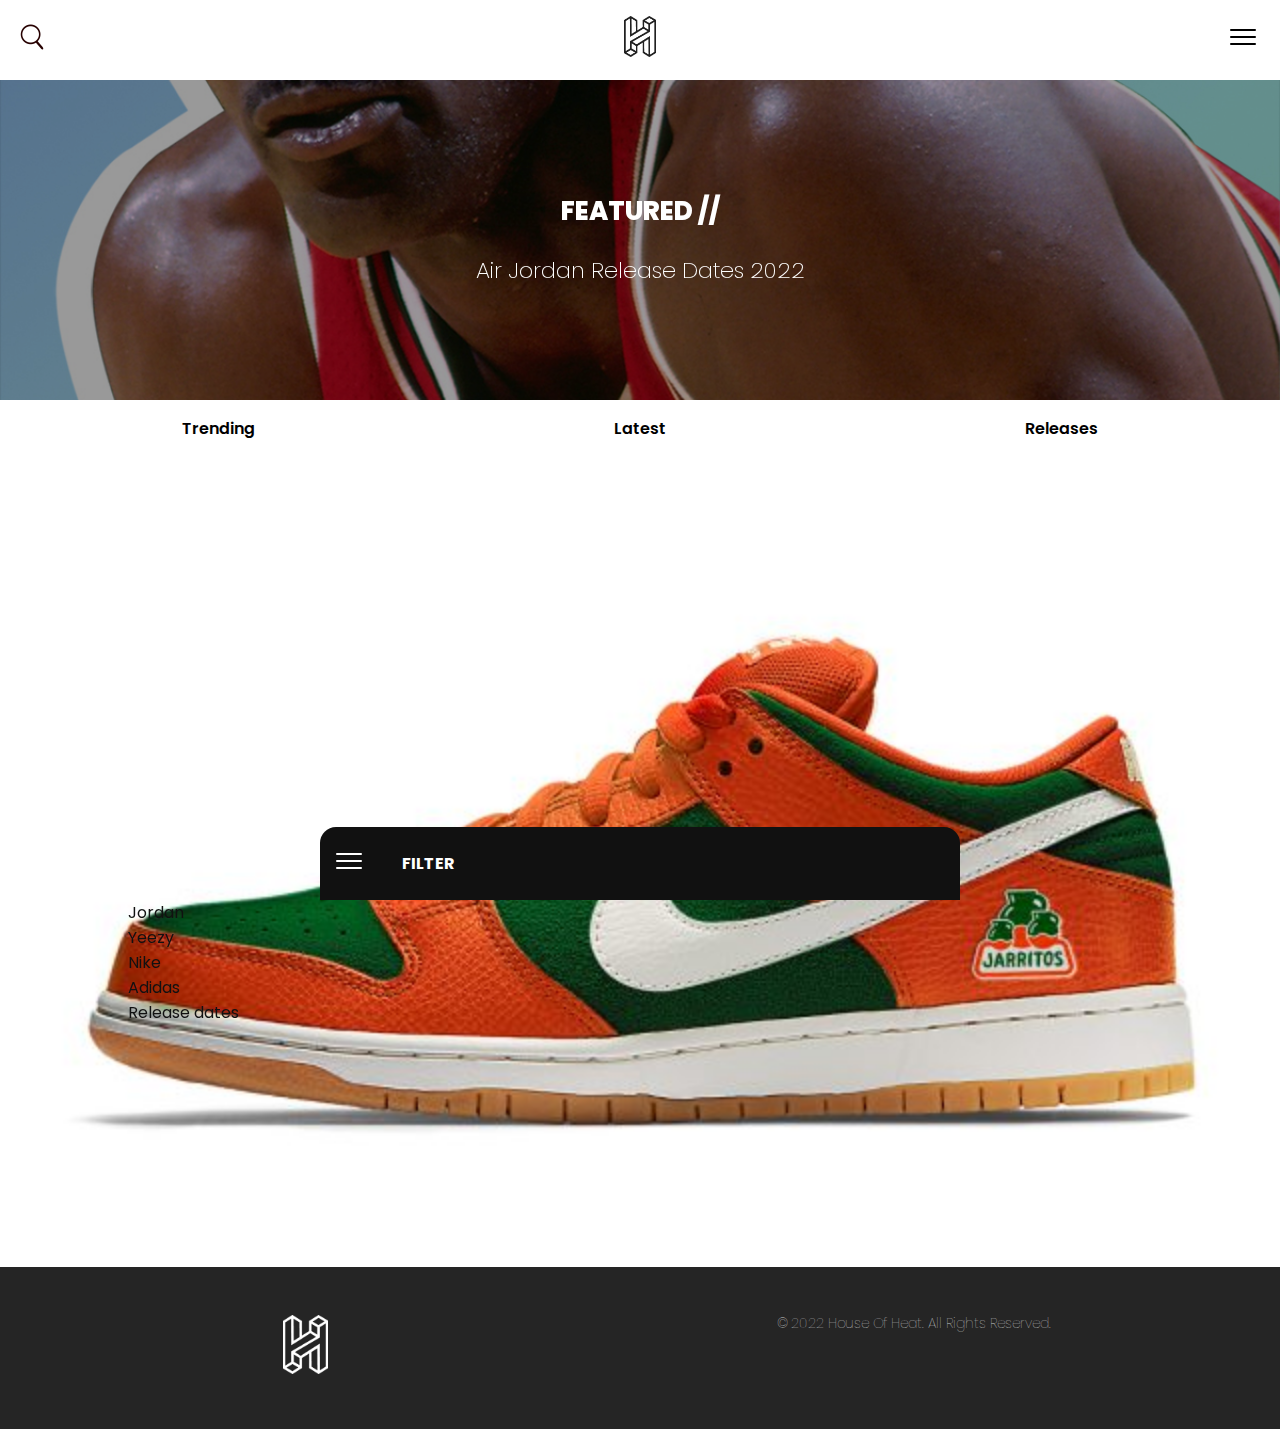
<file: index.html>
<!doctype html>
<html lang="nl">
	
<head>
	<meta charset="UTF-8">
	<meta name="author" content="Nens">
	<meta name="viewport" content="width=device-width, initial-scale=1">
	
	<title>House of Heat</title>


	<link href="styles/main.css" rel="stylesheet">	
	<link href="styles/paginaeen.css" rel="stylesheet">

	<!-- font inladen -->
	<style>
		@import url('https://fonts.googleapis.com/css2?family=Poppins:ital,wght@0,100;0,200;0,300;0,400;0,500;0,600;0,700;0,800;0,900;1,100&display=swap');
	</style>

	<link rel="icon" type="image/svg+xml" href="images/houseofheat.logo.webp">
</head>

<body>
	<header>
		<nav>
				<h1 class="visually-hidden">House of Heat</h1>
				<ul>
					<li><a href="#"><img src="images/search.icon.2.png" alt="zoekbalk icoon"></a></li>
					<li><a href="index.html"><img src="images/houseofheat.logo.webp" alt="logo van House of Heat"></a></li>
					<li><button aria-label="mainmenu" type="button" ><img src="images/hamburgermenu.icon.png" alt="menu icoon"></button></li>
				</ul>
		</nav>

		

		<div>
		</div>

		<!-- ff mn idee opschrijve hoor, H2 met een background oh wacht form  -->
		<section>
			<h2 class="visually-hidden">Search</h2>

			<form>
				<label for="searchBar"></label>
				<input type="text" placeholder="Search">
			</form>
			<ul>
				<li><a><img src="images/search.icon.2.png" alt="Press to Search"></a></li>	
				<li><button aria-label="close search button" type="button"><img src="images/close.button.png" alt="Close Search bar"></button></li>	
			</ul>
		</section>

		<nav>
			<header>
				<ul>	
					<li>
						<a href="#">
						<img src="images/houseofheat.logo.wit.webp" alt="logohouseofheat">
						</a>
					</li>
					
					<li>
						<button aria-label="Close Menu" type="button">
							<img src="images/close.button.png" alt="press to close menu">
						</button>
					</li>	
				</ul>
			</header>
			
			<ul>
				<li><p>Follow us</p></li>
				<li><a href="#"><img src="images/facebook.icon.svg" alt="Facebook Link"> </a></li>
				<li><a href="#"><img src="images/instagram.icon.svg" alt="Instagram Link"> </a></li>
				<li><a href="#"><img src="images/snapchat.icon.svg" alt="Snapchat Link"> </a></li>
				<li><a href="#"><img src="images/twitter.icon.svg" alt="Twitter Link"> </a></li>
			</ul>
			
			<ul>
				<li>
					<a href="#">Get it straigt to your inbox</a>
					<button aria-label="Subscribe to newsletter">Subscribe in one click</button>
				</li>
				<li><a href="#">Brands</a></li>
				<li><a href="#">Sneaker release dates</a></li>
				<li><a href="#">Jordan release dates</a></li>
				<li><a href="#">YEEZY release dates</a></li>
				<li><a href="#">Concepts</a></li>
				<li><a href="#">Featured</a></li>
			</ul>
			<ul>
				<li><a href="#">Contact us</a></li>
				<li><a href="#">Advertise</a></li>
				<li><a href="#">Jobs</a></li>
				<li><a href="#">Terms</a></li>
				<li><a href="#">Privacy</a></li>
				<li><a href="#">Sitemap</a></li>
				<li><a href="#">Staff</a></li>
			</ul>
		</nav>
	
	</header>
	
	
	<main>

		<!-- hier is de img bovenaan. -->
		<section>
			<a href="#">
				<div>
						<h2>featured //</h2>
						<p>Air jordan release dates 2022</p>
				</div>		
				
				<img src="images/micheal.jordan.release.dates.jpeg" alt="Jordan release dates">

			</a>
		</section>


		<!-- hier staat de filter knop, om het gemakkelijker te maken voor mensen die met voiceover werken, zodat ze kunnen filteren -->

		<nav>
			<section>
				<h2 class="visually-hidden">Menu button</h2>
				<button aria-label="mainmenu" type="button"><img src="images/hamburgermenu.icon.png"></button>
				<p>Filter</p>
			</section>

			<section>
				<h2 class="visually-hidden">Brands</h2>
					<ul>
						<li><a href="#"></a>Jordan</li>
						<li><a href="#"></a>Yeezy</li>
						<li><a href="#"></a>Nike</li>
						<li><a href="#"></a>Adidas</li>
						<li><a href="#"></a>Release dates</li>
					</ul>	
			</section>
	
		
			
		</nav>
		

		<!-- hier begint alle losse sneaker artikelen -->
		<section>
			<h2 class="visually-hidden">Trending, latest and release pages</h2>
			<nav>
				<a href="#tab1">Trending</a>
				<a href="#tab2">Latest</a>
				<a href="#tab3">Releases</a>
			</nav>

			<!-- tab 1 -->
			<div>
				<section id="tab1">
					<ul>
						<li>
							<a href="article.html">
								<!-- h3 hier als eerst zodat het fijn is voor mensen die met voice narrator werken -->
								<h3>Jarritos x Nike SB Dunk Low Coming in 2023</h3>
								<img src="images/jarritos-nike-sb-dunk-low-release-date-2023.jpg" alt="jarritos dunk low release date 2023">
							</a>
						</li>

						<li>
							<a href="#">
								<h3>Travis Scott x Air Jordan 1 Low OG "Olive" Coming Spring 2023</h3>
								<img src="images/travis-scott-air-jordan-1-low-og-olive.jpg" alt="travis scott air jordan 1 low olive colourway">
							</a>
						</li>

						<li>
							<a href="#">
								<h3>Black Panther x Adidas collection Coming Soon</h3>
								<img src="images/marvel-black-panther-adidas-collection-release-date.jpg" alt="marvel black panther adidas collab">
							</a>
						</li>
					</ul>
				</section>


			<!-- tab 2 -->
				<section id="tab2">
					<ul >
						<li>
							<a href="#">
								<!-- h3 hier als eerst zodat het fijn is voor mensen die met voice narrator werken -->
								<h3>Where to Buy the Nike Dunk Low "Panda" Restock</h3>
								<img src="images/nike-dunk-low-panda.jpg" alt="dunk low panda">
							</a>
						</li>

						<li>
							<a href="#">
								<h3>Official images // Air Jordan 6 "Chrome"</h3>
								<img src="images/air-jordan-6-chrome.jpg" alt="air jordan 6 chrome">
							</a>
						</li>

						<li>
							<a href="#">
								<h3>Where to Buy the Nike Air Force 1 Low "NOLA'</h3>
								<img src="images/air-force-1-low-nola.jpg" alt="air force 1 low nola">
							</a>
						</li>
					</ul>
				</section>


		
			<!-- tab 3 -->
				<section id="tab3">
					<header>
						<button aria-label="see all releases" type="button">see all releases</button>
						<h2>upcoming releases</h2>
					</header>
				
					<ul>
		
						<li>
							<section>
								<p>October 27, 2022</p>
								<a href="#">
									<!-- h3 hier als eerst zodat het fijn is voor mensen die met voice narrator werken -->
									<div>
										<h3>Air Jordan 1 High OG "Starfish"</h3>
										<p>Color Starfish/Sail-Black</p>
										<p>Style Code: DO9369-101</p>
										<img src="images/womens-air-jordan-1-high-og-starfish-do9369-101-release-date-1-640x400.jpeg" alt="air jordan high starfish orange white brown">
									</div>
								</a>
							</section>

							<p>Where to buy:</p>
						
							<button aria-label="nike store" type="button"><img src="images/jordan-min.png" alt="Nike Store">@10am ET</button>
							<button aria-label="Finish Line store" type="button"><img src="images/finish-line.png" alt="Finish line store">@10am ET</button>
							<button aria-label="JD store" type="button"><img src="images/jd-min.png" alt="JD store">@10am ET</button>
							<button aria-label="DTLR" type="button"><img src="images/DTLR.png" alt="DTLR">@10am ET</button>
							<button aria-label="Add to calendar" type="button">Add to calendar</button>

						</li>

						<li>
							<section>
								<p>October 27, 2022</p>
								<a href="#">
									<!-- h3 hier als eerst zodat het fijn is voor mensen die met voice narrator werken -->
									<div>
									<h3>Neckface x Nike SB Dunk Low</h3>
									<p>Color: Black/White-Multi Color</p>
									<p>Style Code: DQ4488-001</p>
									<img src="images/neckface-nike-sb-dunk-low.jpeg" alt="neckface nike sb dunk low">
									</div>
								</a>
							</section>	

							<p>Where to buy:</p>
						
							<button aria-label="nike store" type="button"> <img src="images/jordan-min.png" alt="nike store">@10am ET</button>
							<button aria-label="Finish Line store" type="button"><img src="images/finish-line.png" alt="finish line store">@10am ET</button>
							<button aria-label="JD store" type="button"><img src="images/jd-min.png" alt="jd store">@10am ET</button>
							<button aria-label="DTLR" type="button"><img src="images/DTLR.png" alt="DTLR">@10am ET</button>
							<button aria-label="Add to calendar" type="button">Add to calendar</button>

						</li>

						<li>
							<section>
							<p>October 27, 2022</p>
								<a href="#">
								<!-- h3 hier als eerst zodat het fijn is voor mensen die met voice narrator werken -->
								<div>
								<h3>New Balance 990v1 Made In USA</h3>
								<p>Color: N/A</p>
								<p>Style Code: M990WG1</p>
								<img src="images/new-balance-990v1-made-in-usa-m990wg1-release-date-1-640x400.jpg" alt="new balance sneaker brown">
							</div>
								</a>
							</section>		

							<p>Where to buy:</p>
						
							<button aria-label="nike store" type="button"><img src="images/jordan-min.png" alt="nike store">@10am ET</button>
							<button aria-label="Finish Line store" type="button"><img src="images/finish-line.png" alt="finish line store">@10am ET</button>
							<button aria-label="JD store" type="button"><img src="images/jd-min.png" alt="jd store">@10am ET</button>
							<button aria-label="DTLR" type="button"><img src="images/DTLR.png" alt="DTLR">@10am ET</button>
							<button aria-label="Add to calendar" type="button">Add to calendar</button>

						</li>
					</ul>
			</div>
		</section>

	</main>

	<footer>
		<a href="#">
			<img src="images/houseofheat.logo.wit.webp" alt="Logo House of heat"></a>
		<p> &copy; 2022 House of Heat. All Rights Reserved.</p>
	</footer>
	
	<script defer src="scripts/script.js"></script>
</body>
	
</html>
</file>
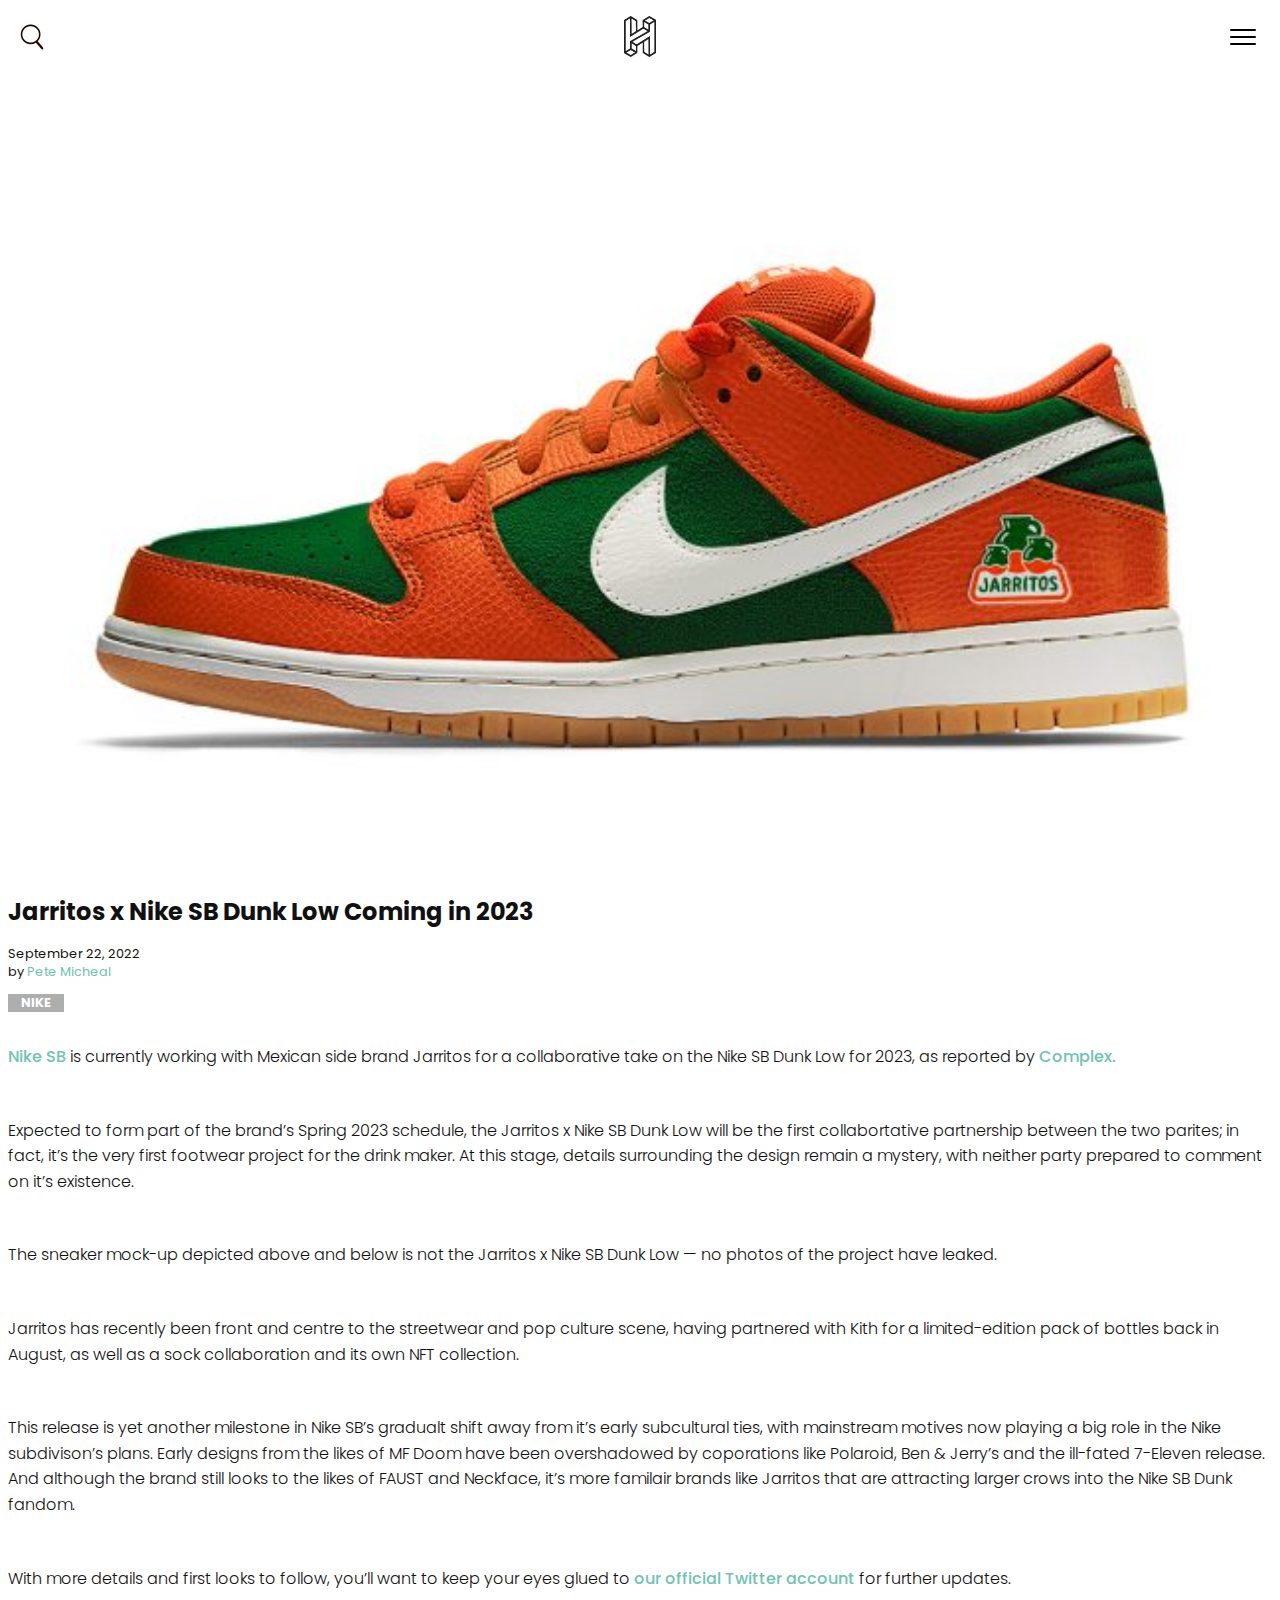
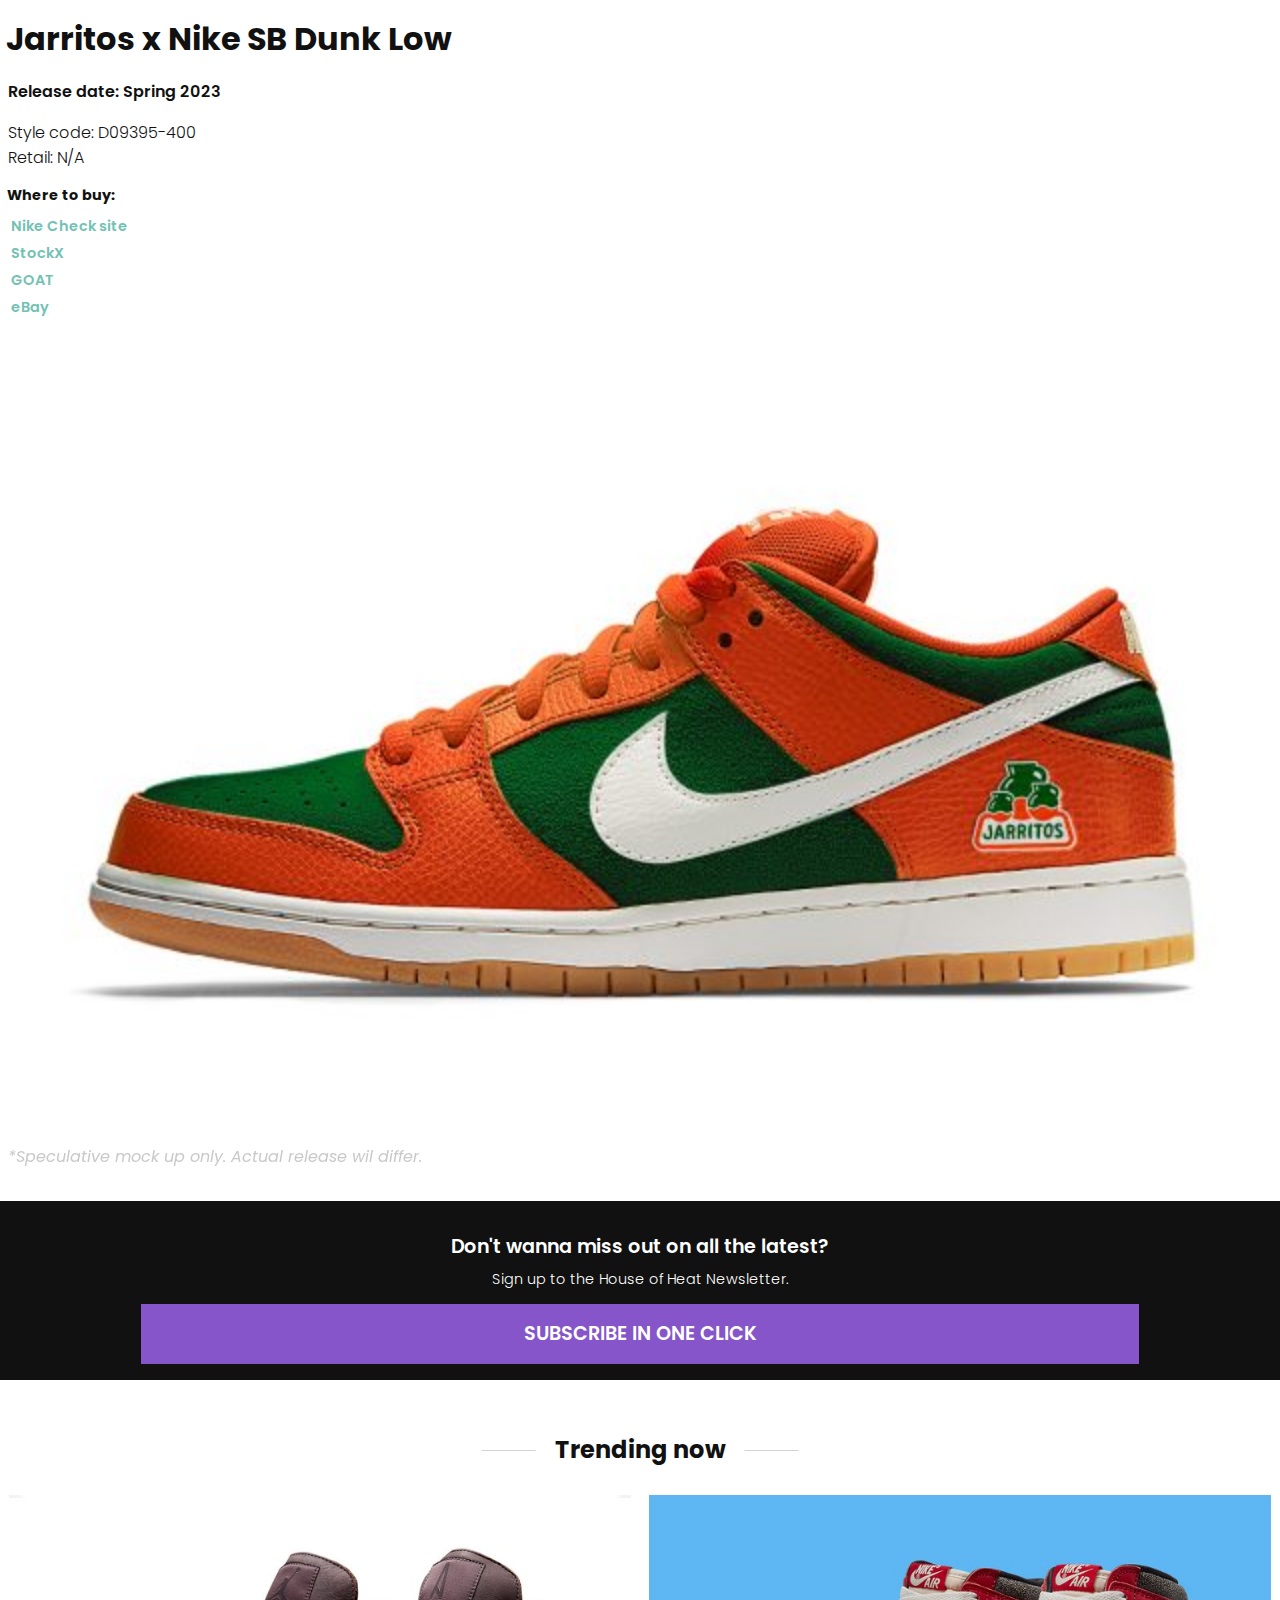
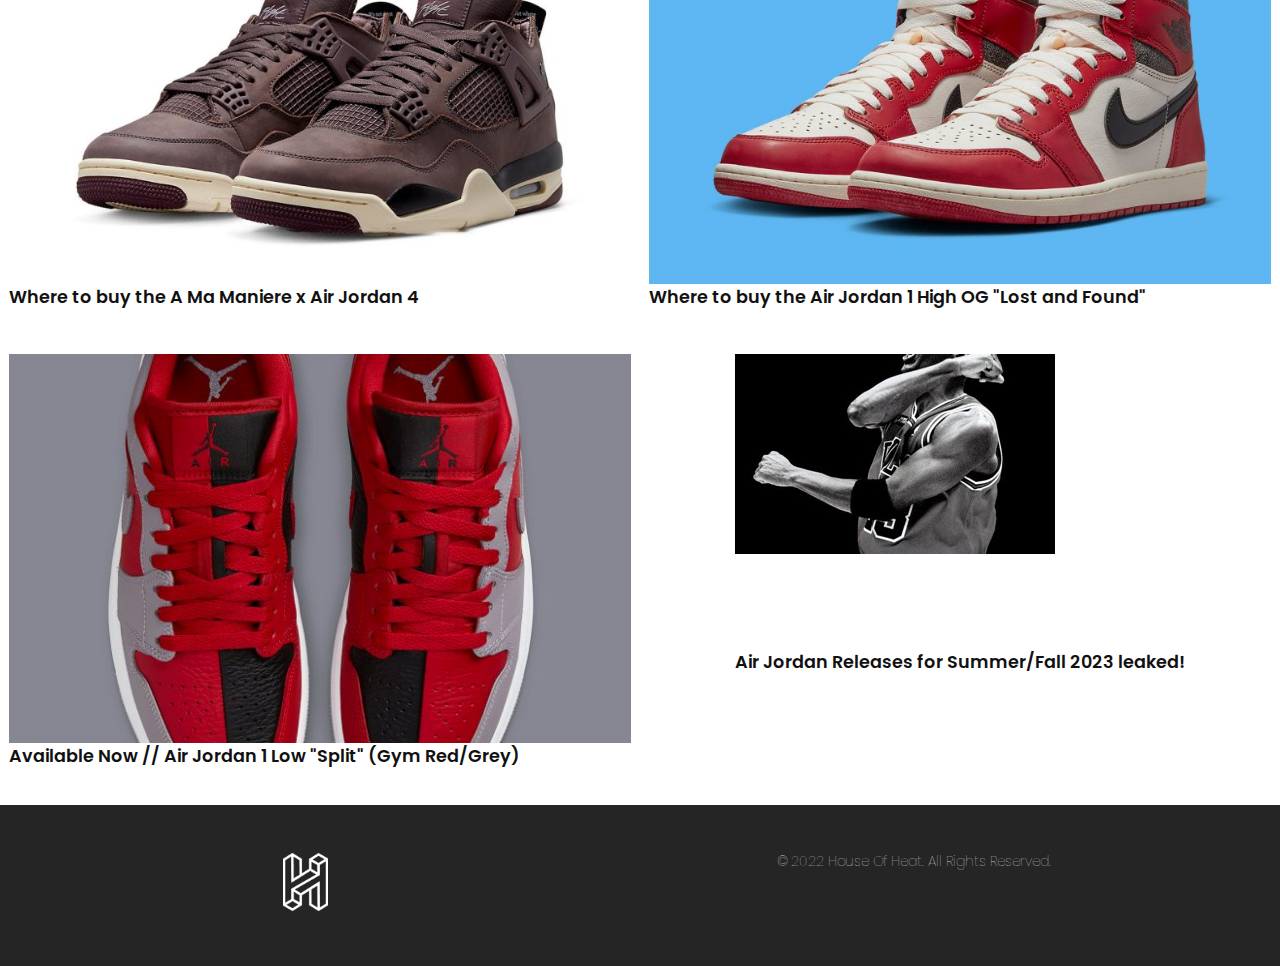
<file: article.html>
<!doctype html>
<html lang="nl">
	
<head>
	<meta charset="UTF-8">
	<meta name="author" content="Nens">
	<meta name="viewport" content="width=device-width, initial-scale=1">
	
	<title>House of Heat</title>
	
    <link href="styles/main.css" rel="stylesheet">
	<link href="styles/paginatwee.css" rel="stylesheet">
	<link href="https://fonts.cdnfonts.com/css/campton" rel="stylesheet">

	<!-- font inladen -->
	<style>
		@import url('https://fonts.googleapis.com/css2?family=Poppins:ital,wght@0,100;0,200;0,300;0,400;0,500;0,600;0,700;0,800;0,900;1,100&display=swap');
	</style>

	<link rel="icon" type="image/svg+xml" href="images/houseofheat.logo.webp">
</head>

<body>
	<header>
		<nav>
			<h1 class="visually-hidden">House of Heat</h1>
			<ul>
				<li><a href="#"><img src="images/search.icon.2.png" alt="zoekbalk icoon"></a></li>
				<li><a href="index.html"><img src="images/houseofheat.logo.webp" alt="logo van House of Heat"></a></li>
				<li><button aria-label="mainmenu" type="button" ><img src="images/hamburgermenu.icon.png" alt="menu icoon"></button></li>
			</ul>
			
		</nav>

		<div>
		</div>

		<section>
			<h2 class="visually-hidden">Search</h2>

			<form>
				<label for="searchBar"></label>
				<input type="text" placeholder="Search">
			</form>
			<ul>
				<li><a><img src="images/search.icon.2.png" alt="Press to Search"></a></li>	
				<li><button aria-label="close search button" type="button"><img src="images/close.button.png" alt="Close Search bar"></button></li>	
			</ul>
		</section>


		<nav>
			<header>
				<ul>	
					<li>
						<a href="#">
						<img src="images/houseofheat.logo.wit.webp" alt="house of heat logo">
						</a>
					</li>
					
					<li>
						<button aria-label="Close Menu" type="button">
							<img src="images/close.button.png" alt="close menu button">
						</button>
					</li>	
				</ul>
			</header>
			
			<ul>
				<li><p>Follow us</p></li>
				<li><a href="#"><img src="images/facebook.icon.svg" alt="Facebook Link"> </a></li>
				<li><a href="#"><img src="images/instagram.icon.svg" alt="Instagram Link"> </a></li>
				<li><a href="#"><img src="images/snapchat.icon.svg" alt="Snapchat Link"> </a></li>
				<li><a href="#"><img src="images/twitter.icon.svg" alt="Twitter Link"> </a></li>
			</ul>
			
			<ul>
				<li>
					<a href="#">Get it straigt to your inbox</a>
					<button>Subscribe in one click</button>
				</li>
				<li><a href="#">Brands</a></li>
				<li><a href="#">Sneaker release dates</a></li>
				<li><a href="#">Jordan release dates</a></li>
				<li><a href="#">YEEZY release dates</a></li>
				<li><a href="#">Concepts</a></li>
				<li><a href="#">Featured</a></li>
			</ul>
			<ul>
				<li><a href="#">Contact us</a></li>
				<li><a href="#">Advertise</a></li>
				<li><a href="#">Jobs</a></li>
				<li><a href="#">Terms</a></li>
				<li><a href="#">Privacy</a></li>
				<li><a href="#">Sitemap</a></li>
				<li><a href="#">Staff</a></li>
			</ul>
		</nav>
	
	</header>

    <main>
        <section>
            <h1>Jarritos x Nike SB Dunk Low Coming in 2023</h1>
            <img src="images/jarritos-nike-sb-dunk-low-release-date-2023.jpg" alt="Nike Dunk Low Jarritos Colourway Orange Green White">
			<p> September 22, 2022</p>
			<p>by <a href="#">Pete Micheal</a></p>
			<a href="#">Nike</a>

			<p><a href="#">Nike SB </a>is currently working with Mexican side brand Jarritos for a collaborative take on the Nike SB Dunk Low for 2023, as reported by <a href="#">Complex.</a></p>
			
			<p>Expected to form part of the brand’s Spring 2023 schedule, the Jarritos x Nike SB Dunk Low will be the first collabortative partnership between the two parites; 
			in fact, it’s the very first footwear project for the drink maker. At this stage, details surrounding the design remain a mystery, with neither party prepared to 
			comment on it’s existence. </p>

			<p>The sneaker mock-up depicted above and below is not the Jarritos x Nike SB Dunk Low — no photos of the project have leaked.</p>

			<p>Jarritos has recently been front and centre to the streetwear and pop culture scene, having partnered with Kith for a limited-edition pack of bottles back in 
				August, as well as a sock collaboration and its own NFT collection.</p>
				
				
			<p>This release is yet another milestone in Nike SB’s gradualt shift away from it’s early subcultural ties, with mainstream motives now playing a big role in the 
				Nike subdivison’s plans. Early designs from the likes of MF Doom have been overshadowed by coporations like Polaroid, Ben & Jerry’s and the ill-fated 7-Eleven 
				release. And although the brand still looks to the likes of FAUST and Neckface, it’s more familair brands like Jarritos that are attracting larger crows into 
				the Nike SB Dunk fandom.</p>

				<p>With more details and first looks to follow, you’ll want to keep your eyes glued to <a>our official Twitter account</a> for further updates.
				</p>
        </section>

		<section>
			<h2>Jarritos x Nike SB Dunk Low</h2>
			<p>Release date: Spring 2023</p>
			<p>Style code: D09395-400</p>
			<p>Retail: N/A</p>
		</section>
		
		<section>
			<h2>Where to buy:</h2>
			<ul>
				<li><a href="#">Nike Check site</a></li>
				<li><a href="#">StockX</a></li>
				<li><a href="#">GOAT</a></li>
				<li><a href="#">eBay</a></li>
			</ul>
		</section>

		<img src="images/jarritos-nike-sb-dunk-low-release-date-2023.jpg" alt="Nike Dunk Low Jarritos Colourway Orange Green White">
		<p>*Speculative mock up only. Actual release wil differ.</p>

		<section>
			<h2>Don't wanna miss out on all the latest?</h2>
			<p>Sign up to the House of Heat Newsletter.</p>
			<a>Subscribe in one click</a>
		</section>

		<section>
			<h2>Trending now</h2>
			<a>
				<h3>Where to buy the A Ma Maniere x Air Jordan 4</h3>
				<img src="images/a-ma-maniere-air-jordan-4-dv6773-220-release-date.jpg" alt=" a ma maniere jordan 4">
				
			</a>
			<a>
				<h3>Where to buy the Air Jordan 1 High OG "Lost and Found"</h3>
				<img src="images/lost-and-found-air-jordan-1-high-og-chicago-reimagined.jpg" alt="lost and found jordan 1 high red black white">
				
			</a>
			<a>
				<h3>Available Now // Air Jordan 1 Low "Split" (Gym Red/Grey)</h3>
				<img src="images/air-jordan-1-low-split-red-black-grey.jpg" alt="air jordan low split black red grey">
				
			</a>
			<a>
				<h3>Air Jordan Releases for Summer/Fall 2023 leaked!</h3>
				<img src="images/air-jordan-release-dates-summer-fall.jpeg" alt="air jordan release date summer 2023">
				
			</a>
		</section>

    </main>

	<footer>
		<a href="#"><img src="images/houseofheat.logo.wit.webp" alt="Logo House of heat"></a>
		<p> &copy; 2022 House of Heat. All Rights Reserved.</p>
	</footer>
	
	<script defer src="scripts/script.js"></script>
</body>

</html>
</file>
<file: styles/main.css>
/**************/
/* CSS REMEDY */
/**************/
*, *::after, *::before {
  box-sizing:border-box;  
  font-family: 'Poppins', sans-serif;

}

button, summary {
	cursor: pointer;
}


/* in de main css staan dingen zoals je header en navigatie en elementen die je op elke pagina gaat gebruiken */


/*********************/
/* CUSTOM PROPERTIES */
/*********************/

:root {
	/* startje */
	--color-text:#111;
	--color-text-white:#fff;
	--color-background:#fff;
	--accent-color: #71c2b2;
	--accent-color-button: #8555c9;
}


body {
    color:var(--color-text);
    background-color:var(--color-background);
    margin: 0;
  }
  
  a {
      text-decoration: none;
  }
  
  nav {
      background-color:var(--color-background);
  
  }  


/**********************/
/* BOVENSTE HEADERMENU*/
/**********************/


header {
	margin: 0;
	padding: 0;



}

header nav:nth-of-type(1) ul{

	display: grid;
	grid-template-columns: 1fr 1fr 1fr;
	gap: 1em;
	align-items: center;
	padding: 1em;
	margin:0;

} 



/*********************************/
/*			     				 */
/* tweede menu, binnen de button */
/*								 */
/*********************************/


main {
	transition: transform 0.2s;
}




header nav:nth-of-type(2) {

	align-content: start;
	gap: 1em;
	background-color: var(--color-background);
	position: fixed;
	top: 0;
	bottom: 0;
	right: 0;
	width: 70%;
	transform: translateX(100%);
	transition: 1s;
	z-index: 100;
	margin: 0;
	overflow: scroll;

} 

/* de class die toegevoegd word door de javascript. */

header nav.open {
	transform: translateX(0);
	transition: 1s;

}

/* de achtergrond wanneer het menu opent */

header div {
	transition: 1s;
	position: fixed;
	inset: 0;
	z-index: 75;
	pointer-events: none;
}

header div.open {
	
	background-color: rgb(0 0 0 / .5);

	
}


/* hier eindigt de code van de 'beweging' */

header nav:nth-of-type(2) header {
	
	background-color: var(--color-text);


}


header nav:nth-of-type(2) header ul {
	padding: 0;
	margin: 0;
	display: flex;
	flex-direction: row;
	flex-wrap: nowrap;
	justify-content: space-around;


}

header nav:nth-of-type(2) header ul li {
	align-self: center;
	padding: 1em;
	gap: 2em;
}

header nav:nth-of-type(2) header button {
	background: none;
	border: none;
	filter: invert(1);
}

/* css voor beide ul's in de navigatiebar */

header nav:nth-of-type(2) > ul:nth-of-type(1) {
	display: flex;
	overflow: hidden;
	flex-wrap: wrap;
	margin: 1em;
	padding: 0;
	gap: .5em;
	justify-content: space-around;
	border-bottom: 3px solid #e9e9e9;
	padding-bottom: 1.5em;

}


header nav:nth-of-type(2) > ul:nth-of-type(1) > li:nth-of-type(1){
	width: 100%;
	font-weight: bolder;
	
}

header nav:nth-of-type(2) ul:nth-of-type(1) li a img {
	width: 2.5em;
	
}



header nav:nth-of-type(2) ul:nth-of-type(2) {
	font-weight: bolder;
	padding: 1em;
	padding-top: 0;
	margin-bottom: 0;
}




header nav:nth-of-type(2) ul:nth-of-type(2) li {
	border-bottom: 3px solid #e9e9e9;
	padding-top: 1em;
	padding-bottom: 1em;
}

header nav:nth-of-type(2) ul:nth-of-type(2) li a:hover {
	color: var(--accent-color);
}



header nav:nth-of-type(2) ul:nth-of-type(2) li:nth-of-type(1) {
	padding-top: 0;
}


header nav:nth-of-type(2) ul:nth-of-type(2) li:nth-of-type(1) button {
	padding: 1.2em;
	background-color: var(--accent-color);
	width:100%;
	margin-top: 1em;
	border: none;
	color: var(--color-text-white);
	font-weight: 800;
	text-transform: uppercase;

}

header nav:nth-of-type(2) ul:nth-of-type(2) li:nth-of-type(1) button:hover {
	background-color: var(--accent-color-button);
	transition: 1s;
}


header nav:nth-of-type(2) ul:nth-of-type(2) li a {
	color: var(--color-text);
	text-decoration: none;
	width: 100%;

}

header nav:nth-of-type(2) ul:nth-of-type(3) {
	padding: 1em;
	margin-top: 0;

}


header nav:nth-of-type(2) ul:nth-of-type(3) li {
	padding: 0.2em;

}


header nav:nth-of-type(2) ul:nth-of-type(3) li a {
	color: #252525;
	font-weight: bold;
	font-size: 0.8em;

}

nav > ul > li:nth-of-type(2) {
	justify-self: center;
}

nav > ul li:nth-of-type(3) {
	justify-self: end;
}

header nav ul li button {
	border: none;
	background: none;
}

li {
	list-style: none;
}


header nav ul li > a > img {
	max-width: 2em;
}



nav:nth-of-type(1) ul {
	display: grid;
	
}


.visually-hidden {
	position: absolute;
	position: absolute !important;
	width: 1px !important;
	height: 1px !important;
	padding: 0 !important;
	margin: -1px !important;
	overflow: hidden !important;
	clip: rect(0,0,0,0) !important;
	white-space: nowrap !important;
	border: 0 !important;

}

/* ^ deze class mocht van sanne */


/* CSS VOOR DE SEARCH BAR */

header section:nth-of-type(1) {
	display: none;
}

header section:nth-of-type(1).zoekBalk {
	
	position: absolute;
	z-index: 200;
	top: 2%;
	display: flex;
	align-self: center;
	justify-self: center;
	width: 100%;
	margin-left: .5em;

}

header section:nth-of-type(1).zoekBalk form {
	width: 100%;
	
}

header section:nth-of-type(1).zoekBalk form label {
	width: 100%;
	
}

header section:nth-of-type(1).zoekBalk form input {
	min-width: 95%;
	padding: 1em;
	border: none;
}

/* knop om search door te zetten */

header section:nth-of-type(1) ul {
	position: absolute;
	display: flex;
	justify-self: center;
	align-items: center;
	margin-top: .6em;
	margin-left: 18em;

	
}



header section:nth-of-type(1) a:nth-of-type(1) {
	max-width: 1em;

	
}

header section:nth-of-type(1) a:nth-of-type(1) img {
	max-width: 1em;

}

/* knop om search te sluiten */

header section:nth-of-type(1) button {
	background: none;
	border: none;
	max-width: 2em;


}


header section:nth-of-type(1) button img {

	max-width: 2em;


}

/* code om de ul iets donkerder te maken */

header nav:nth-of-type(1) ul.zoekBalk {
	background-color: rgba(0, 0, 0, 0.5); 
	

}

/* code voor de footer */

footer {
	display: flex;
	flex-direction: row;
	flex-wrap: wrap;
	background-color: #252525;
	color: #cdcdcd;
	padding: 2em;
	justify-content: space-around;
}

footer > a {
	text-align: center;
}

footer > a > img {
	width: 30%;
	margin: 1em;
}

footer > p {
	text-align: center;
	font-size: 14px;
	font-weight: lighter;
	text-transform: capitalize;
}
</file>
<file: styles/paginaeen.css>
/****************/
/* JOUW STYLING */
/****************/

/* groter dan teken (>) selecteerd direct en het enige kind en dus geen achterkleinkinderen. zonder haakje selecteerd alle (bijvoorbeeld) a elementen in een parent. */
html {


}

:root {
	/* startje */
	--color-text:#111;
	--color-text-white:#fff;
	--color-background:#fff;
	--accent-color: #71c2b2;
	--accent-color-button: #8555c9;
	--color-button-grijs: #c9c9c9;

}



/* tweede header soort menu slider tab ding */
main > section:nth-of-type(2) {
	position: relative;

}

main > section:nth-of-type(2) nav {
	position: sticky;
	display: grid;
	grid-template-columns: 1fr 1fr 1fr;
	gap: 1em;
	padding-top: 1em;
	padding-left: 1em;
	padding-bottom: 1em;
	padding-right: 1em;
	top: 0em;

}

main > section:nth-of-type(2) nav a:hover {
	font-weight: bold;

}


main > section:nth-of-type(2) nav a {
	color: black;
	font-size: 1em;
	font-weight: 600;
	justify-self: center;
	

}



main > section:nth-of-type(2) > div {
	display:flex;
	overflow-x:hidden;
	scroll-behavior: smooth;
	height: 90vh;
	

}

main > section:nth-of-type(2) div section {
	width:100%;
	flex-shrink:0;
	padding: 0;
	display:flex;
	flex-direction:column;
}

main > section:nth-of-type(2) div ul {

	flex-grow:1;
	overflow-y: scroll;


}

main > section:nth-of-type(2) div ul img {
	
	width:100%;
	transform: scale(1);
	transition: 1s;
	
}

main > section:nth-of-type(2) div ul img:hover  {
	transform: scale(1.1);
	transition: 1s;
}




/* css voor de filter knop */

main > nav > section:nth-of-type(2) {

	position: fixed;
	top: 100%;
	right: 10%;
	left: 10%;
	z-index:65;


}

main > nav > section:nth-of-type(1) { 
	display: flex;
	position: fixed;
	padding: 0.5em;
	background-color: var(--color-text);
	align-items: center;
	bottom: 0;
	left: 25%;
	right: 25%;
	border-radius: 1em 1em 0 0;
	color: white;
	align-self: center;
	text-transform: uppercase;
	font-weight: bold;
	font-size: 1em;
	gap: 2em;
	z-index:65;
}

main > nav > section:nth-of-type(1) > button {
	background: none;
	border: none;
	z-index:100;
	filter: invert(1);
}

/* css voor de ul section zonder class teogevoegd */


main > nav > section:nth-of-type(1) {

	transition: .5s;


}


main > nav > section:nth-of-type(1):hover {

	background-color: var(--accent-color);


}


main > nav > section:nth-of-type(1).filterOpen {
	background-color: var(--color-text);
	transition: .5s;
	bottom: 29%;
	right: 25%;
	left: 25%;
	width: 50%;
	color: var(--color-text-white);
	border: none;
	gap: 2em;

}

main > nav > section:nth-of-type(2) {
	transition: .5s;

}


main > nav > section:nth-of-type(2).filterOpen {
	margin: 0;
	background-color: var(--color-text);
	position: fixed;
	padding: 1em;
	line-height: 1.5em;
	transition: .5s;
	bottom: 0;
	right: 10%;
	left: 10%;
	width: 80%;
	top: 70%;
	border-radius: 1em 1em 0 0;
	color: var(--color-text-white);
	border: none;
	text-transform: uppercase;
	font-weight: bolder;
	text-align: center;

}

main > nav > section:nth-of-type(2).filterOpen > ul {
	padding: .5em;
}


main > nav > section:nth-of-type(2).filterOpen ul li {
	padding: .5em;
	font-weight: bold;
}


/* code om de tekst op de eerste afbeelding te krijgen */


main > section:nth-of-type(1) > a {
	display: flex;
	justify-content: center;
	align-items: center;
	font-size: 2em;
	background-color: black;
	transition: 1s;
	
	
}



main > section:nth-of-type(1) > a > div {
	
	position: absolute;
	justify-self: center;
	text-align: center;
	color: var(--color-text-white);
	z-index: 50;
	

}

main > section:nth-of-type(1) > a > div > h2 {
	
	font-size: 0.8em;
	text-transform: uppercase;
	padding: none;
	font-weight: 800;



}

main > section:nth-of-type(1) > a > div p {
	text-transform: capitalize;
	font-weight: 200;
	font-size: 0.7em;

}

main > section:nth-of-type(1) > a > img:only-of-type {
	width: 100%;
	height: 10em;
	object-fit: cover;
	opacity: 0.6;


}

main > section:nth-of-type(1) > a:hover {

	transform: scale(1.1);
	transition: 1s;
}


/* code om images responsive te maken die in een section zitten */

section > ul > li > a > img {
	width: 100%;
	height: auto;
}

/* code om de verschillende releases te stylen */
section > ul {
	margin: 0;
	padding:0;
} 

main > section:nth-of-type(1) ul a,
main > section:nth-of-type(2) ul a {
	display: grid;
	color: var(--color-text);
}



section ul li a h3 {
	padding: 0 1em 1em 1em;
}

section ul li a:hover {
	color: var(--accent-color)
}


/* deze regels hierbeneden zorgen dat de h3 onder de afbeelding staat. */

section ul a img {
	grid-row-start: 1;
}



/* styling voor tab 3 */
main > section > div > section:nth-of-type(3) header {
display: grid;
place-items: center;

}


main > section > div > section:nth-of-type(3) header button {
	width: 90%;
	padding: .8em;
	font-size: 1.2em;
	font-weight: 700;
	background-color: lightgray;
	color: var(--color-text-white);
	text-transform: uppercase;
	border: none;
	align-items: center;
	justify-content: center;
	margin: 1em;

}

main > section > div > section:nth-of-type(3) header button:hover {
	background-color: var(--accent-color);
	transition: .5s;
}

main > section > div > section:nth-of-type(3) header h2 {
color: var(--color-text);
text-transform: uppercase;
font-weight: 700;
text-align: center;



}

main > section > div > section:nth-of-type(3) header h2:before {
	font-family: sans-serif;
	position: relative;
	top: -.4em;
	content: '____';
	margin-right: .8em;
	color: lightgray;

}
main > section > div > section:nth-of-type(3) header h2:after {
	font-family: sans-serif;
	position: relative;
	top: -.4em;
	content: '____';
	margin-left: .8em;
	color: lightgray;
}

@media (max-width:400px) {
	main > section > div > section:nth-of-type(3) header h2:before {
		content: '__';
	
	}
	main > section > div > section:nth-of-type(3) header h2:after {
		content: '__';
	}
}


/* css voor de eerste P van de drie verschillende releases (de datum p) en de where to buy*/
main section div section ul li:nth-of-type(1) > p:nth-of-type(1),
main section div section ul li:nth-of-type(2) > p:nth-of-type(1),
main section div section ul li:nth-of-type(3) > p:nth-of-type(1) {

	font-weight: 600;
	font-size: 0.8em;
	margin: 1.5em;
	color: var(--color-text);
}


/* css voor de h3 van elke release */

main > section:nth-of-type(2) div > section:nth-of-type(3) > ul > li:nth-of-type(1) section > a > h3:nth-of-type(1),
main > section:nth-of-type(2) div > section:nth-of-type(3) > ul > li:nth-of-type(2) section > a > h3:nth-of-type(1),
main > section:nth-of-type(2) div > section:nth-of-type(3) > ul > li:nth-of-type(3) section > a > h3:nth-of-type(1) {

	color: var(--color-text);
	font-weight: 600;
	font-size: 1.2em;
	padding: 0 1em .2em 1em;

	
}

main > section:nth-of-type(2) div > section:nth-of-type(3) > ul > li:nth-of-type(1) > section > a > div > p:nth-of-type(1),
main > section:nth-of-type(2) div > section:nth-of-type(3) > ul > li:nth-of-type(2) > section > a > div > p:nth-of-type(1),
main > section:nth-of-type(2) div > section:nth-of-type(3) > ul > li:nth-of-type(3) > section > a > div > p:nth-of-type(1) {
	

	color: var(--color-text);
	margin: 0 1.5em 0 1.5em;
	font-size: 0.8em;

	
}


/* css voor de kleur en style code */
main > section div > section:nth-of-type(3) > ul > li:nth-of-type(1) > section > a > div,
main > section div > section:nth-of-type(3) > ul > li:nth-of-type(2) > section > a > div,
main > section div > section:nth-of-type(3) > ul > li:nth-of-type(3) > section > a > div {
	display: grid;
}


main > section div > section:nth-of-type(3) > ul > li:nth-of-type(1) > section > a > div > p:nth-of-type(2),
main > section div > section:nth-of-type(3) > ul > li:nth-of-type(2) > section > a > div > p:nth-of-type(2),
main > section div > section:nth-of-type(3) > ul > li:nth-of-type(3) > section > a > div > p:nth-of-type(2) {

	color: var(--color-text);
	margin: 0 1.5em 0 1.5em;
	font-size: 0.8em;

	
}


main > section > div > section:nth-of-type(3) > ul > li:nth-of-type(1) > section > p:nth-of-type(1),
main > section > div > section:nth-of-type(3) > ul > li:nth-of-type(2) > section > p:nth-of-type(1),
main > section > div > section:nth-of-type(3) > ul > li:nth-of-type(3) > section > p:nth-of-type(1) {

	color: var(--color-text);
	margin: 1em;
	font-size: 0.8em;
	font-weight: 700;

	
}

/* knoppen onder de releases  */

main > section div > section:nth-of-type(3) > ul > li:nth-of-type(1),
main > section div > section:nth-of-type(3) > ul > li:nth-of-type(2),
main > section div > section:nth-of-type(3) > ul > li:nth-of-type(3) {

	display: flex;
	flex-direction: column;


}

main > section div > section:nth-of-type(3) > ul > li:nth-of-type(1) > button,
main > section div > section:nth-of-type(3) > ul > li:nth-of-type(2) > button,
main > section div > section:nth-of-type(3) > ul > li:nth-of-type(3) > button {

	
	background-color: var(--accent-color);
	margin: 0 .5em .5em .5em;
	color: var(--color-text-white);
	width: 90%;
	display: grid;
	font-size: 0.8em;
	border: none;
	padding: .5em;
	align-self: center;


	
}


main > section div > section:nth-of-type(3) > ul > li:nth-of-type(1) > button:hover,
main > section div > section:nth-of-type(3) > ul > li:nth-of-type(2) > button:hover,
main > section div > section:nth-of-type(3) > ul > li:nth-of-type(3) > button:hover {

filter: contrast(120%);


	
}

main > section div > section:nth-of-type(3) > ul > li:nth-of-type(1) > button img,
main > section div > section:nth-of-type(3) > ul > li:nth-of-type(2) > button img,
main > section div > section:nth-of-type(3) > ul > li:nth-of-type(3) > button img { 

max-width: 7em;
justify-self: center;


}



main > section div > section:nth-of-type(3) > ul > li:nth-of-type(1) > button:nth-of-type(5),
main > section div > section:nth-of-type(3) > ul > li:nth-of-type(2) > button:nth-of-type(5),
main > section div > section:nth-of-type(3) > ul > li:nth-of-type(3) > button:nth-of-type(5) {

	background-color: var(--color-button-grijs);
	padding: 1.2em;
	color: var(--color-text-white);
	justify-items: center;
	font-weight: 500;
	transition: 1s;

	
}

main > section div > section:nth-of-type(3) > ul > li:nth-of-type(1) > button:nth-of-type(5):hover,
main > section div > section:nth-of-type(3) > ul > li:nth-of-type(2) > button:nth-of-type(5):hover,
main > section div > section:nth-of-type(3) > ul > li:nth-of-type(3) > button:nth-of-type(5):hover {

	background-color: var(--accent-color);
	transition: 1s;
}


main section div section#tab3 ul li:hover {

	color: red;
}
</file>
<file: styles/paginatwee.css>
/* mijn code begint hier, dit is de css file voor de tweede pagina */

:root {
	/* startje */
	--color-text:#111;
	--color-text-white:#fff;
	--color-background:#fff;
	--accent-color: #71c2b2;
    --accent-color-button: #8555c9;
    --color-button-grijs: #c9c9c9;
    --background-color-grijs: #aeaeaf;
}


section:nth-of-type(1) {
    display: grid;
}

h1 {
    font-size: 1.5em;
}



main section:nth-of-type(1) {
    margin: .5em;
}

main section:nth-of-type(1) h1 {
    color: var(--color-text);
}



main > section:nth-of-type(1) img:nth-of-type(1) {
    width: 100%;
    height: auto;
    grid-row-start: 1; 
}


main section:nth-of-type(1) p:nth-of-type(1) {
    color: var(--color-text);
    font-size: .8em;
    margin: 0;
}

main section:nth-of-type(1) p:nth-of-type(2) {
 
    color: var(--color-text);
    font-size: 0.8em;
    margin: 0;
}


main section:nth-of-type(1) p:nth-of-type(2) > a {
 
    color: var(--accent-color);
    
}

main section:nth-of-type(1) > a {
    background-color: var(--background-color-grijs);
    color: var(--color-text-white);
    
    font-size: 0.8em;
    padding: 0 1em 0 1em;
    width: fit-content;
    margin-top: 1em;
    text-transform: uppercase;
    font-weight: 700;
    transition: .5s;
}

main section:nth-of-type(1) > a:hover {
    background-color: var(--accent-color);
    transition: .5s;
}

main section:nth-of-type(1) p:nth-of-type(3),
main section:nth-of-type(1) p:nth-of-type(4),
main section:nth-of-type(1) p:nth-of-type(5),
main section:nth-of-type(1) p:nth-of-type(6),
main section:nth-of-type(1) p:nth-of-type(7), 
main section:nth-of-type(1) p:nth-of-type(8) {

    margin-top: 2em;
    color: var(--color-text);
    line-height: 1.6;
    font-weight: 300;
}


main section:nth-of-type(1) p:nth-of-type(3) a {

    color: var(--accent-color);
    font-weight: 500;
}

main section:nth-of-type(1) p:nth-of-type(3) a:hover {

    text-decoration: underline;
}




main section:nth-of-type(1) p:nth-of-type(8) a {

    color: var(--accent-color);
    font-weight: 500;
}


main section:nth-of-type(2) h2 {
    font-size: 2em;
    margin-top: 0;
    margin-right: .2em;
    margin-bottom: 0;
    margin-left: .2em;
    font-weight: 700;
}

main section:nth-of-type(2) p:nth-of-type(1) {
    margin: 1em .2em 1em .5em;
    font-weight: 600;
}

main section:nth-of-type(2) p {
    margin: 0 .2em 0 .5em;
    font-weight: 300;
}


main section:nth-of-type(3) h2 {
    font-size: .9em;
    margin: 1em .2em 0 .5em;
}

main section:nth-of-type(3) ul {
    margin: 0;
    list-style: none;
    padding: .5em;
   

}


main section:nth-of-type(3) ul li {
    list-style: none;
    margin: 0;
    padding: .2em;
    font-size: .9em;
    font-weight: 600;



}

main section:nth-of-type(3) ul li a {

    color: var(--accent-color);


}

main > img {

        width: 100%;
        height: auto;

}

main > p:nth-of-type(1) {
color: var(--color-button-grijs);
filter: brightness(1);
font-style: italic;
margin: 0.5em;

}


main section:nth-of-type(4) {
    margin: 2em 0 2em 0;
    background-color: var(--color-text);
    padding: 1em;
    display: flex;
    flex-direction: column;
}

main section:nth-of-type(4) h2 {
    
    color: var(--color-text-white);
    text-align: center;
    font-size: 1.2em;
    font-weight: 600;
    margin-bottom: 0;
}

main section:nth-of-type(4) p {
    color: var(--color-text-white);
    text-align: center;
    font-weight: 300;
    margin-top: .5em;
    font-size: 0.9em;
}

main section:nth-of-type(4) a {
    background-color: var(--accent-color-button);
    color: var(--color-text-white);
    text-align: center;
    text-transform: uppercase;
    font-weight: 600;
    padding: .8em 0 .8em 0;
    font-size: 1.2em;
    width: 80%;
    align-self: center;
}

main section:nth-of-type(5)  {

    color: var(--color-text);
    display: grid;
    grid-template-columns: 1fr 1fr;

}

main section:nth-of-type(5) > h2 {
    grid-column: span 2;
    align-self: center;
    justify-self: center;

}

main section:nth-of-type(5) > h2:before {
    font-family: sans-serif;
	position: relative;
	top: -.4em;
	content: '____';
	margin-right: .8em;
	color: lightgray;
}


main section:nth-of-type(5) > h2:after {
    font-family: sans-serif;
	position: relative;
	top: -.4em;
	content: '____';
	margin-left: .8em;
    color: lightgray;

}


main section:nth-of-type(5) a {
    display: grid;
    justify-self: center;
    padding: .5em .5em 1em .5em; 
    font-size: 1.1em;

}

main section:nth-of-type(5) a:hover {
    color: var(--accent-color);
    transition: .5s;


}

main section:nth-of-type(5) a img {
    width: 100%;
    max-width: fit-content;
    grid-row-start: 1;

}

main section:nth-of-type(5) a h3 {
   
    font-size: 1em;
    font-weight: 600;
    margin-top: 0;
}
</file>
